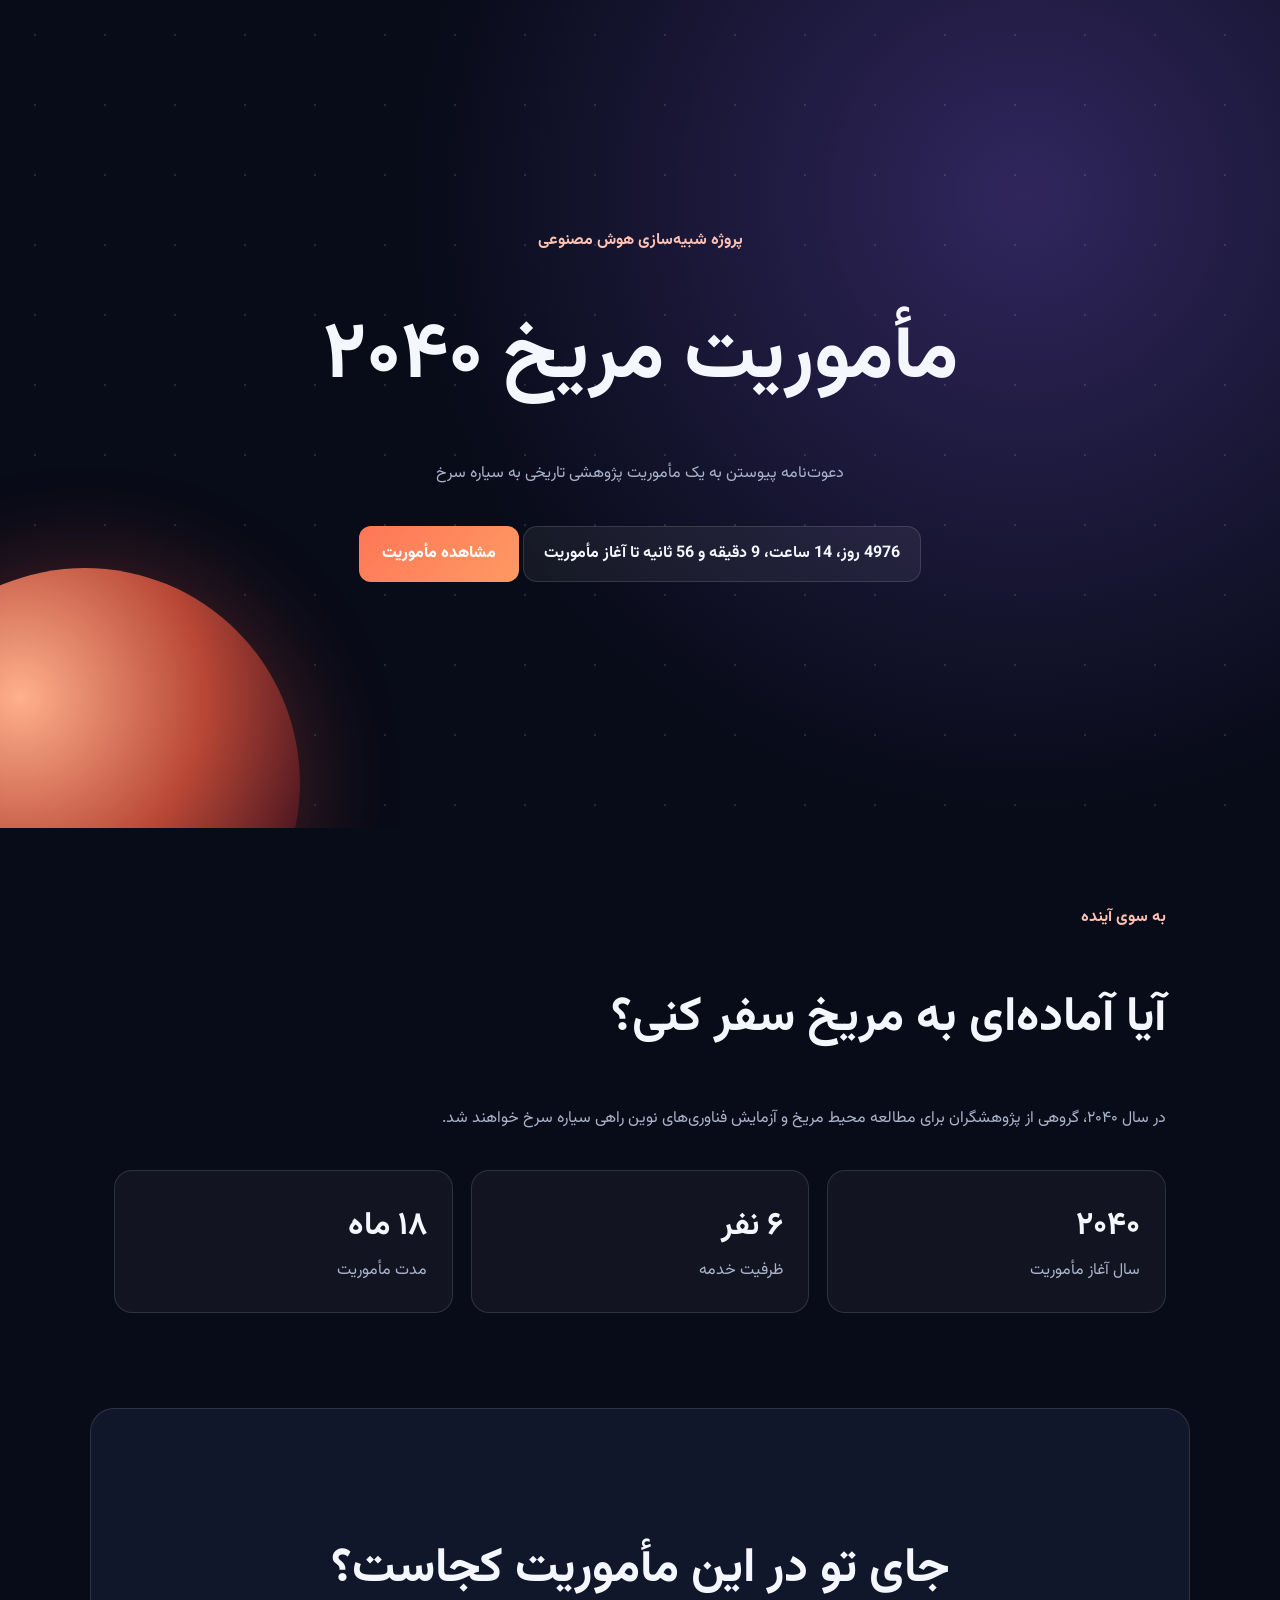
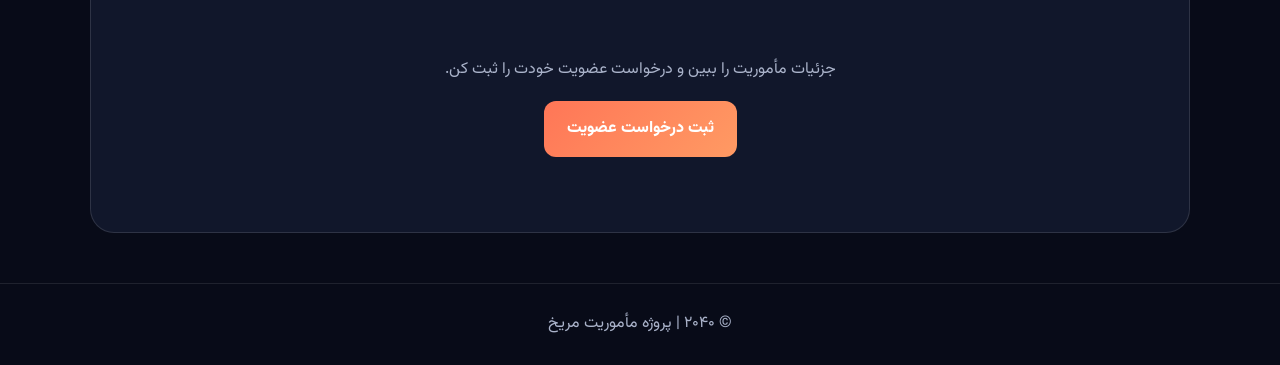
<file: index.html>
<!DOCTYPE html>
<html lang="fa" dir="rtl">
<head>
<meta charset="UTF-8"><meta name="viewport" content="width=device-width, initial-scale=1.0">
<title>مأموریت مریخ ۲۰۴۰</title><link rel="stylesheet" href="style.css">
</head>
<body>
<header class="hero"><div class="planet"></div><div class="hero-content">
<span class="badge">پروژه شبیه‌سازی هوش مصنوعی</span>
<h1>مأموریت مریخ ۲۰۴۰</h1>
<p>دعوت‌نامه پیوستن به یک مأموریت پژوهشی تاریخی به سیاره سرخ</p>
<div id="countdown" class="countdown">در حال محاسبه...</div>
<a class="btn" href="mission.html">مشاهده مأموریت</a>
</div></header>
<main>
<section class="section"><span class="eyebrow">به سوی آینده</span>
<h2>آیا آماده‌ای به مریخ سفر کنی؟</h2>
<p>در سال ۲۰۴۰، گروهی از پژوهشگران برای مطالعه محیط مریخ و آزمایش فناوری‌های نوین راهی سیاره سرخ خواهند شد.</p>
<div class="cards"><div class="card"><b>۲۰۴۰</b><span>سال آغاز مأموریت</span></div><div class="card"><b>۶ نفر</b><span>ظرفیت خدمه</span></div><div class="card"><b>۱۸ ماه</b><span>مدت مأموریت</span></div></div>
</section>
<section class="section callout"><h2>جای تو در این مأموریت کجاست؟</h2><p>جزئیات مأموریت را ببین و درخواست عضویت خودت را ثبت کن.</p><a class="btn" href="join.html">ثبت درخواست عضویت</a></section>
</main><footer>© ۲۰۴۰ | پروژه مأموریت مریخ</footer><script src="script.js"></script>
</body></html>
</file>
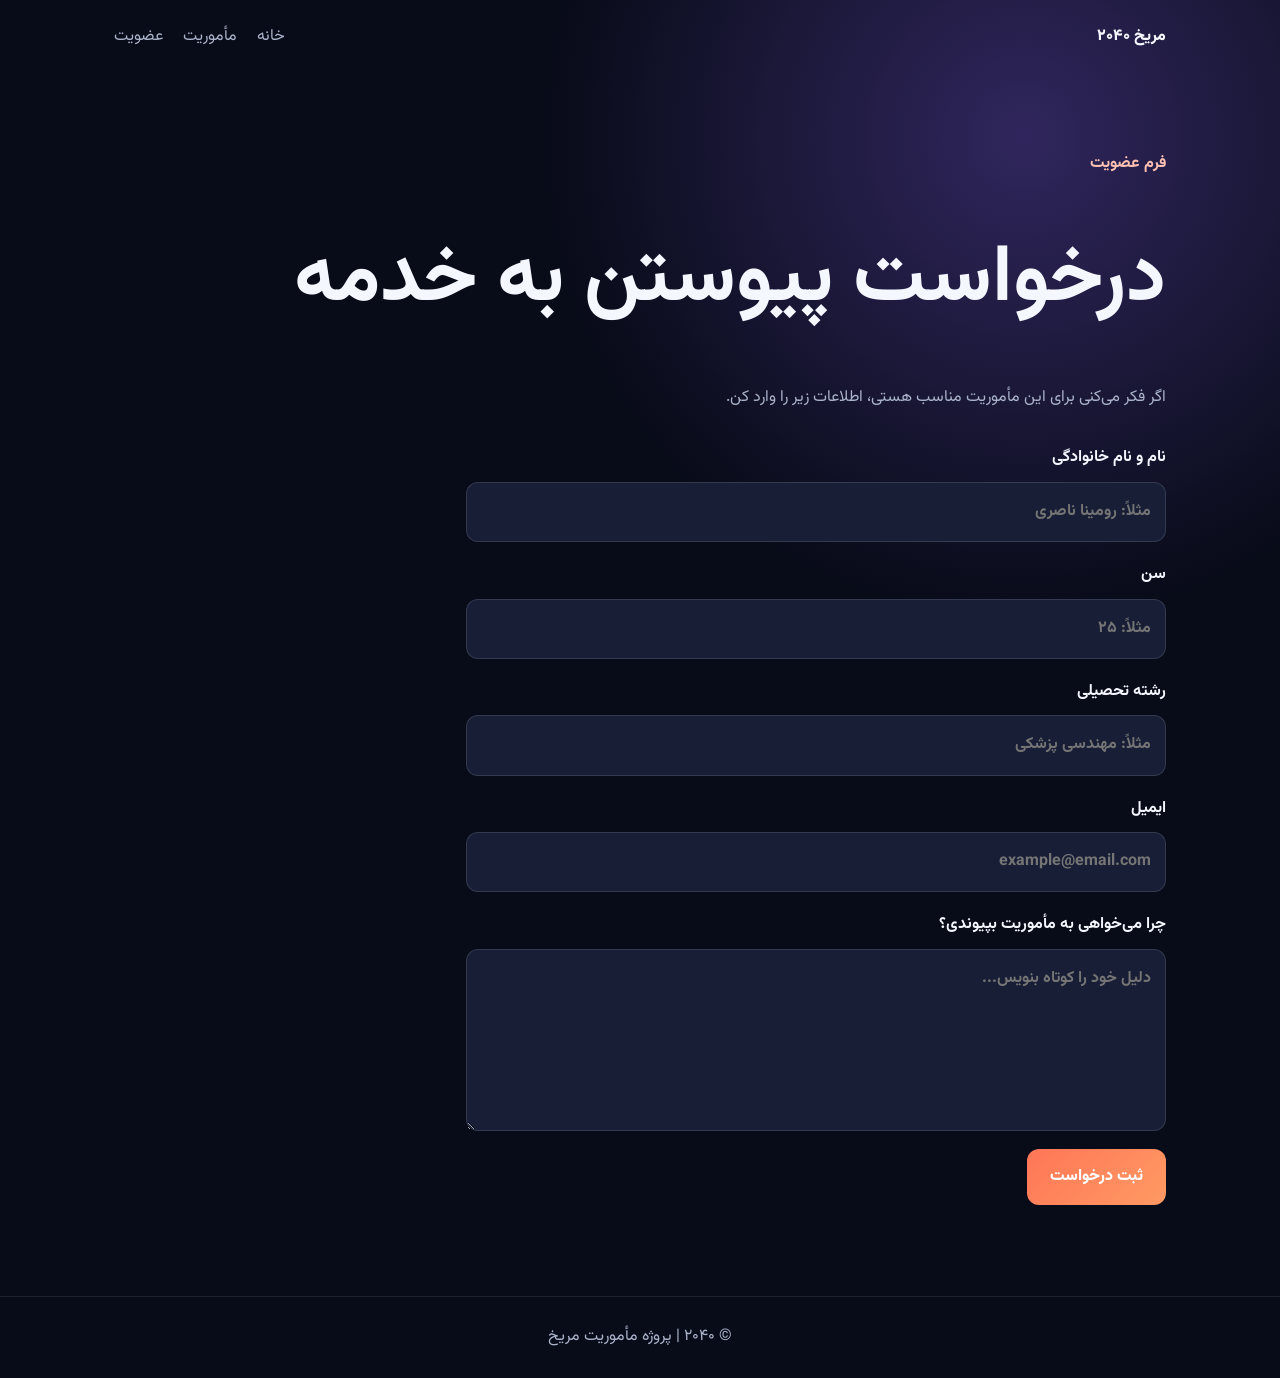
<file: join.html>
<!DOCTYPE html>
<html lang="fa" dir="rtl">
<head><meta charset="UTF-8"><meta name="viewport" content="width=device-width, initial-scale=1.0">
<title>ثبت درخواست | مریخ ۲۰۴۰</title><link rel="stylesheet" href="style.css"></head>
<body>
<nav class="nav"><a href="index.html">مریخ ۲۰۴۰</a><div><a href="index.html">خانه</a><a href="mission.html">مأموریت</a><a href="join.html">عضویت</a></div></nav>
<main class="section page"><span class="eyebrow">فرم عضویت</span><h1>درخواست پیوستن به خدمه</h1>
<p class="lead">اگر فکر می‌کنی برای این مأموریت مناسب هستی، اطلاعات زیر را وارد کن.</p>
<form id="joinForm">
<label>نام و نام خانوادگی<input name="name" placeholder="مثلاً: رومینا ناصری" required></label>
<label>سن<input type="number" name="age" placeholder="مثلاً: ۲۵" required></label>
<label>رشته تحصیلی<input name="field" placeholder="مثلاً: مهندسی پزشکی" required></label>
<label>ایمیل<input type="email" name="email" placeholder="example@email.com" required></label>
<label>چرا می‌خواهی به مأموریت بپیوندی؟<textarea name="reason" rows="5" placeholder="دلیل خود را کوتاه بنویس..." required></textarea></label>
<button class="btn" type="submit">ثبت درخواست</button><p id="formMessage" class="message"></p>
</form></main><footer>© ۲۰۴۰ | پروژه مأموریت مریخ</footer><script src="script.js"></script>
</body></html>
</file>
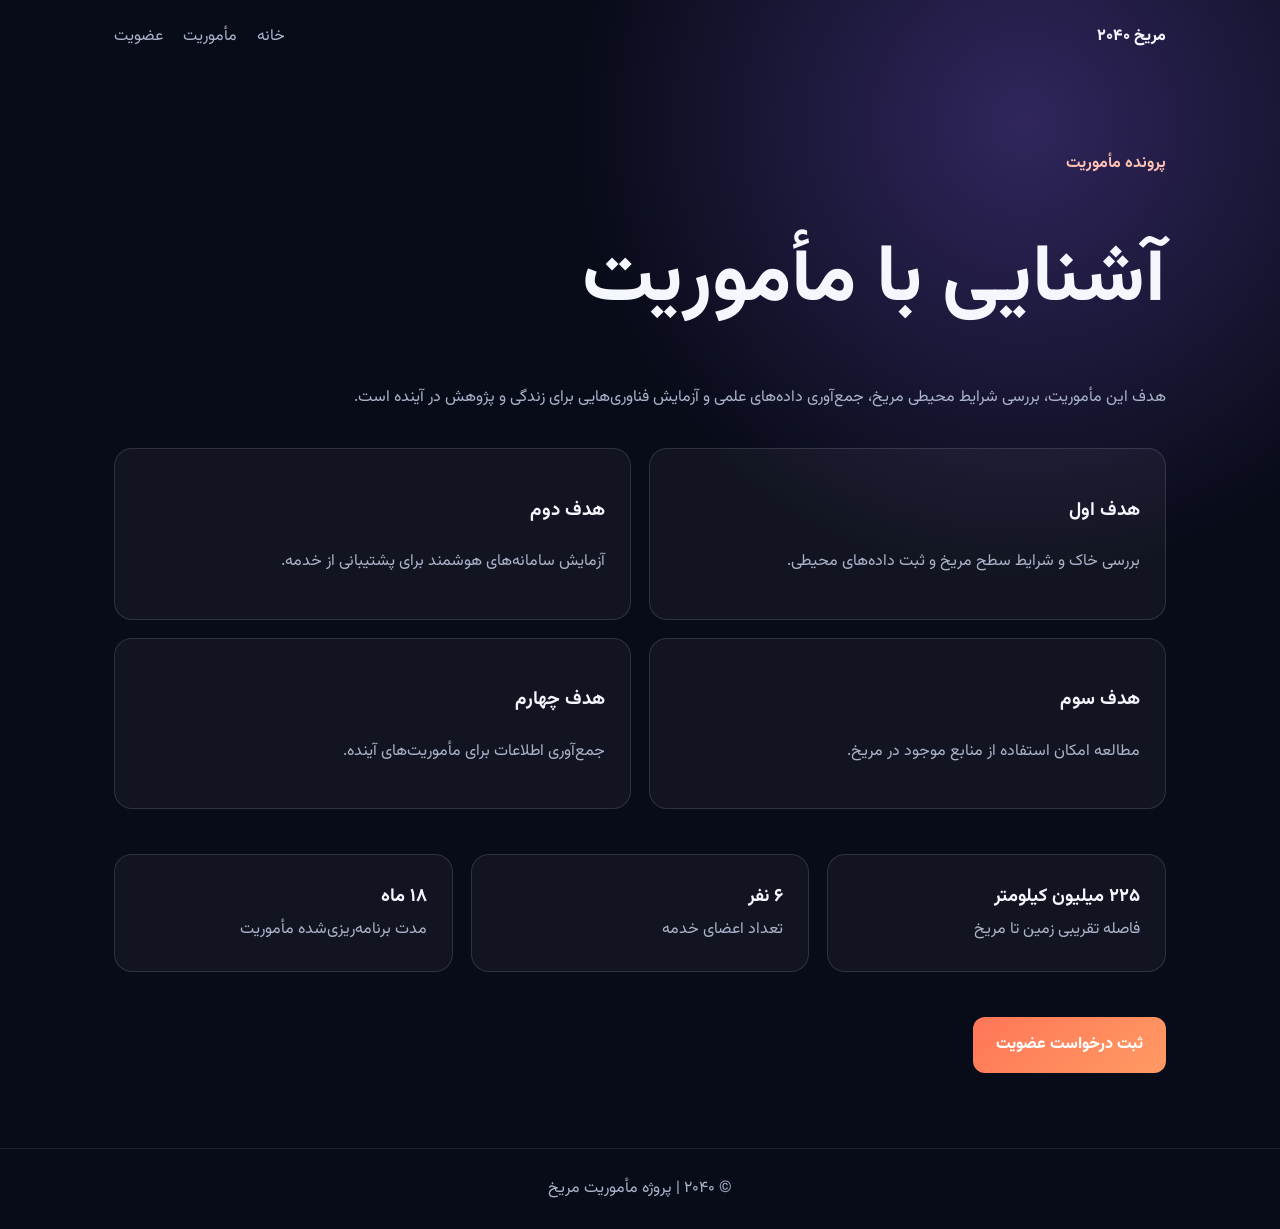
<file: mission.html>
<!DOCTYPE html>
<html lang="fa" dir="rtl">
<head><meta charset="UTF-8"><meta name="viewport" content="width=device-width, initial-scale=1.0">
<title>اطلاعات مأموریت | مریخ ۲۰۴۰</title><link rel="stylesheet" href="style.css"></head>
<body>
<nav class="nav"><a href="index.html">مریخ ۲۰۴۰</a><div><a href="index.html">خانه</a><a href="mission.html">مأموریت</a><a href="join.html">عضویت</a></div></nav>
<main class="section page"><span class="eyebrow">پرونده مأموریت</span><h1>آشنایی با مأموریت</h1>
<p class="lead">هدف این مأموریت، بررسی شرایط محیطی مریخ، جمع‌آوری داده‌های علمی و آزمایش فناوری‌هایی برای زندگی و پژوهش در آینده است.</p>
<div class="mission-grid">
<div class="card"><h3>هدف اول</h3><p>بررسی خاک و شرایط سطح مریخ و ثبت داده‌های محیطی.</p></div>
<div class="card"><h3>هدف دوم</h3><p>آزمایش سامانه‌های هوشمند برای پشتیبانی از خدمه.</p></div>
<div class="card"><h3>هدف سوم</h3><p>مطالعه امکان استفاده از منابع موجود در مریخ.</p></div>
<div class="card"><h3>هدف چهارم</h3><p>جمع‌آوری اطلاعات برای مأموریت‌های آینده.</p></div>
</div>
<div class="stats"><div><b>۲۲۵ میلیون کیلومتر</b><span>فاصله تقریبی زمین تا مریخ</span></div><div><b>۶ نفر</b><span>تعداد اعضای خدمه</span></div><div><b>۱۸ ماه</b><span>مدت برنامه‌ریزی‌شده مأموریت</span></div></div>
<a class="btn" href="join.html">ثبت درخواست عضویت</a>
</main><footer>© ۲۰۴۰ | پروژه مأموریت مریخ</footer>
</body></html>
</file>
<file: style.css>
@import url('https://fonts.googleapis.com/css2?family=Vazirmatn:wght@400;500;600;700;800&display=swap');
*{box-sizing:border-box}body{margin:0;font-family:Vazirmatn,Tahoma,sans-serif;background:radial-gradient(circle at 80% 10%,#30265d,transparent 30%),#080b18;color:#f5f7ff;line-height:1.9}a{color:inherit;text-decoration:none}
.nav{max-width:1100px;margin:auto;padding:22px 24px;display:flex;justify-content:space-between;gap:20px}.nav>a{font-weight:800}.nav div{display:flex;gap:20px;color:#aab3ca}
.hero{min-height:92vh;position:relative;overflow:hidden;display:grid;place-items:center;text-align:center;padding:70px 20px}.hero:before{content:"";position:absolute;inset:0;background-image:radial-gradient(circle,white 1px,transparent 1px);background-size:70px 70px;opacity:.12}.hero-content{position:relative;z-index:2;max-width:850px}
.planet{position:absolute;width:430px;height:430px;border-radius:50%;left:-130px;bottom:-170px;background:radial-gradient(circle at 35% 30%,#ffb08d,#b84735 45%,#4e1721 75%);box-shadow:0 0 100px rgba(255,90,65,.28)}
h1{font-size:clamp(2.4rem,7vw,5rem);line-height:1.2}h2{font-size:clamp(1.8rem,4vw,3rem)}p{color:#aab3ca}.badge,.eyebrow{color:#ffc1b2;font-weight:700}.countdown{display:inline-block;margin:20px 0;padding:12px 20px;border:1px solid #ffffff20;border-radius:14px;background:#ffffff0f;font-weight:700}
.btn{display:inline-block;border:0;border-radius:12px;padding:13px 23px;background:linear-gradient(135deg,#ff7657,#ff9a63);color:white;font:inherit;font-weight:800;cursor:pointer}.section{max-width:1100px;margin:auto;padding:75px 24px}.page{min-height:75vh}
.cards,.mission-grid,.stats{display:grid;grid-template-columns:repeat(3,1fr);gap:18px;margin-top:35px}.mission-grid{grid-template-columns:repeat(2,1fr)}.card,.stats>div{background:#ffffff0b;border:1px solid #ffffff1f;border-radius:18px;padding:25px}.card b{display:block;font-size:2rem}.card span,.stats span{color:#aab3ca}.callout{text-align:center;margin:20px auto 50px;border:1px solid #ffffff1f;border-radius:24px;background:#11172b}
.stats{margin:45px 0}.stats b{display:block;font-size:1.15rem}form{max-width:700px;margin-top:30px}label{display:block;margin:18px 0;font-weight:700}input,textarea{display:block;width:100%;margin-top:8px;padding:14px;border:1px solid #ffffff20;border-radius:12px;background:#171e36;color:white;font:inherit}button{border:0}.message{font-weight:700}
footer{border-top:1px solid #ffffff18;text-align:center;padding:25px;color:#aab3ca}@media(max-width:700px){.nav div{gap:10px;font-size:.9rem}.cards,.mission-grid,.stats{grid-template-columns:1fr}.section{padding:55px 18px}.planet{width:300px;height:300px;left:-150px;bottom:-120px}}
</file>
